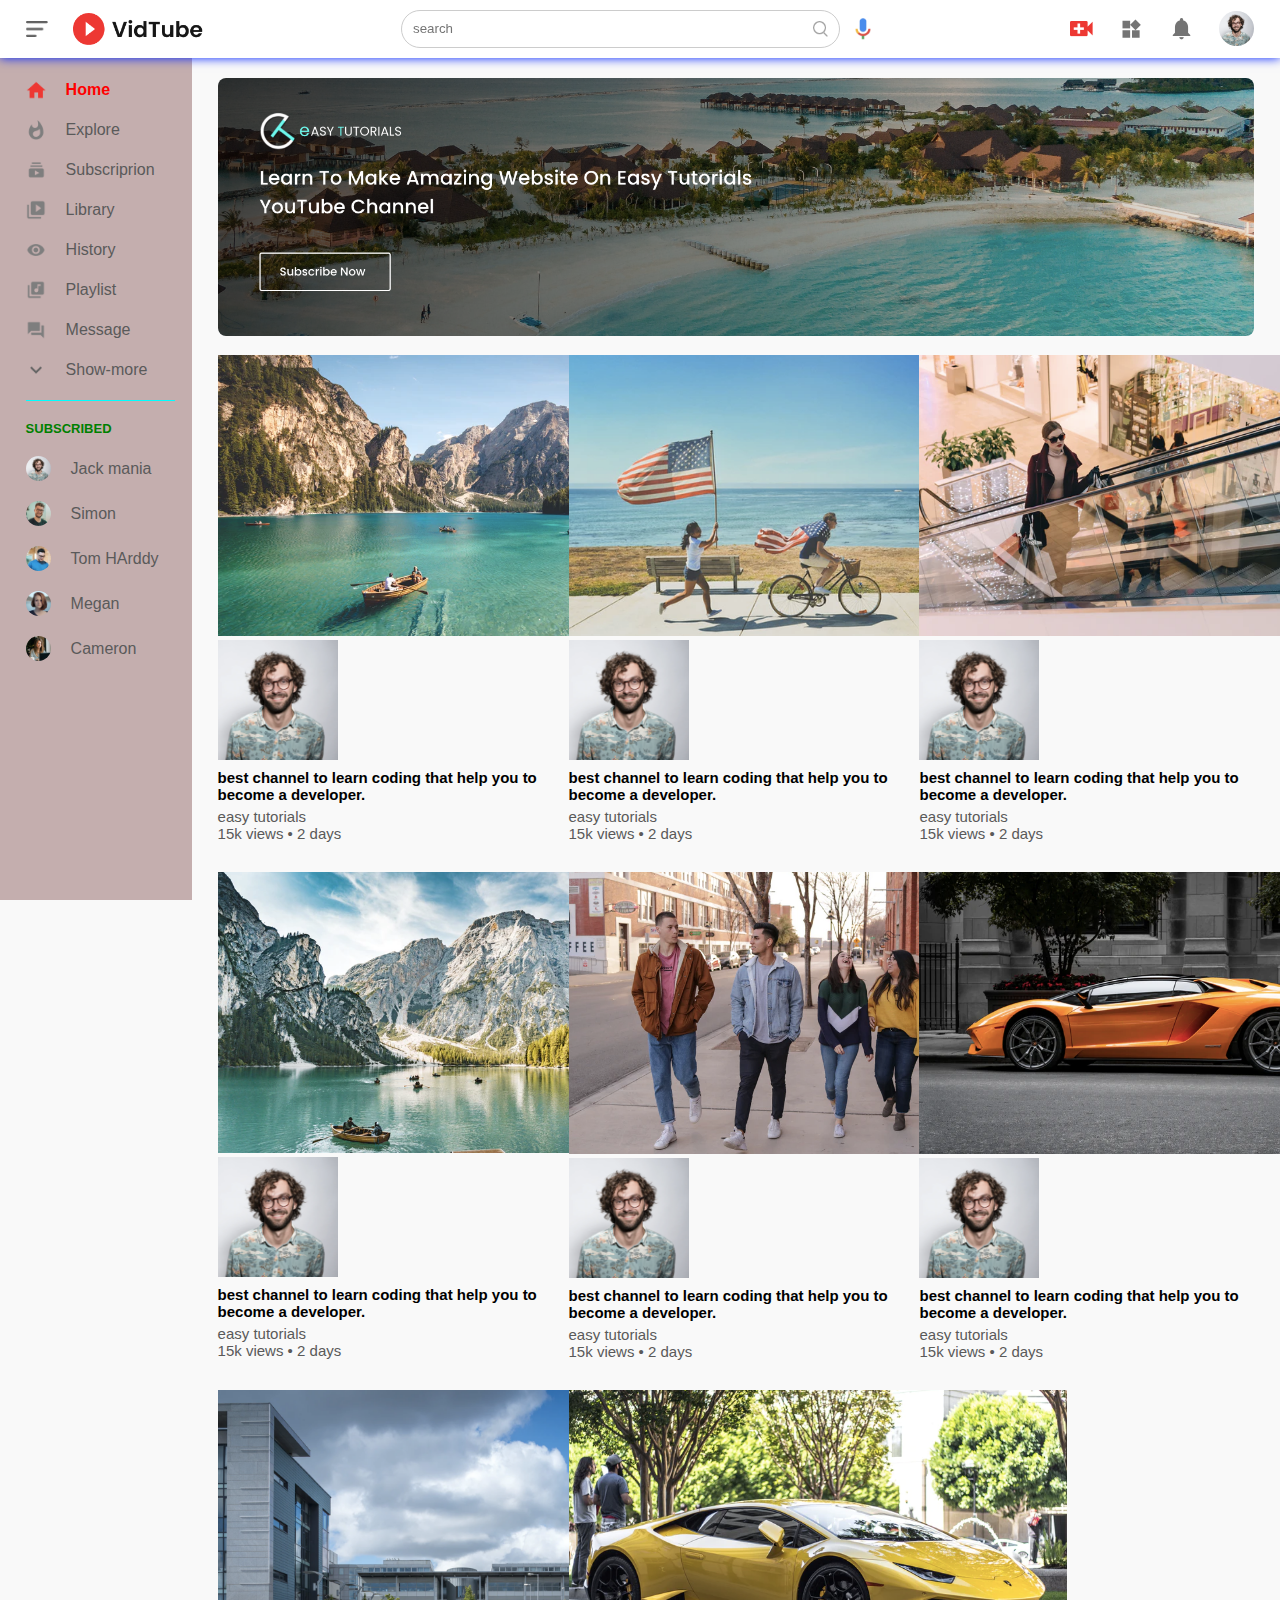
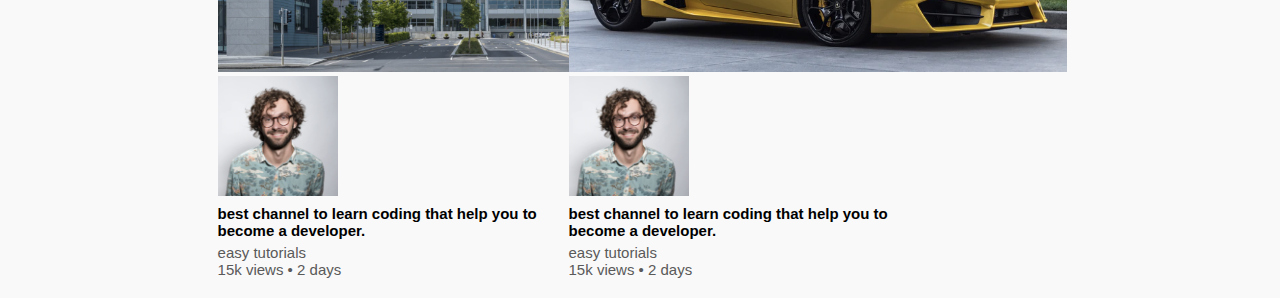
<file: index.html>
<!DOCTYPE html>
<html lang="en">

<head>
    <meta charset="UTF-8">
    <meta http-equiv="X-UA-Compatible" content="IE=edge">
    <meta name="viewport" content="width=device-width, initial-scale=1.0">
    <title>Youtube clone </title>
    <link rel="stylesheet" href="style.css">
</head>

<body>
    <nav class="flex-div">
        <div class="navleft  flex-div">
            <img src="image/menu.png" alt="" class="menuicon">
            <img src="image/logo.png" alt="" class="logo">

        </div>
        <div class="navmiddle  flex-div">
            <div class="searchbox flex-div">
                <input type="text" placeholder="search">
                <img src="image/search.png" alt="">
            </div>
            <img src="image/voice-search.png" alt="" class="miceicon">
        </div>

        <div class="navright    flex-div">
            <img src="image/upload.png" alt="">
            <img src="image/more.png" alt="">
            <img src="image/notification.png" alt="">
            <img src="image/Jack.png" class="usericon">

        </div>

    </nav>
    <!-- sidebar -->
    <div class="sidebar">
        <div class="sortlink"><a href=""><img src="image/home.png" alt="">
                <p> <b>Home</b></p>
            </a>
            <a href=""><img src="image/explore.png" alt="">
                <p>Explore</p>
            </a>
            <a href=""><img src="image/subscriprion.png" alt="">
                <p>Subscriprion
                </p>
            </a>
            <a href=""><img src="image/library.png" alt="">
                <p>Library</p>
            </a>
            <a href=""><img src="image/history.png" alt="">
                <p>History</p>
            </a>
            <a href=""><img src="image/playlist.png" alt="">
                <p>Playlist</p>
            </a>
            <a href=""><img src="image/messages.png" alt="">
                <p>Message</p>
            </a>
            <a href=""><img src="image/show-more.png" alt="">
                <p>Show-more</p>
            </a>
            <hr>

        </div>
        <div class="subscribe">
            <h3>SUBSCRIBED</h3>
            <a href=""><img src="image/Jack.png" alt="">
                <p>Jack mania</p>
            </a>
            <a href=""><img src="image/simon.png" alt="">
                <p>Simon</p>
            </a>
            <a href=""><img src="image/tom.png" alt="">
                <p>Tom HArddy</p>
            </a>
            <a href=""><img src="image/megan.png" alt="">
                <p>Megan</p>
            </a>
            <a href=""><img src="image/cameron.png" alt="">
                <p>Cameron</p>
            </a>
        </div>
    </div>


    <!-- ------main--- -->
    <div class="container">
        <div class="banner">
            <img src="image/banner.png" alt="">
        </div>
        <div class="listcontainer">
            <div class="vidlist">
                <a href="playvideo.html"><img src="image/thumbnail1.png" alt="" class="thumbnail></a> 
  <div class=" flex-div">
                    <img src="image/Jack.png" alt="">
                    <div class="vidinfo">
                        <a href="playvideo.html">
                            best channel to learn coding that help you to become a developer.
                        </a>
                        <p>easy tutorials</p>
                        <p>15k views &bull; 2 days</p>
                    </div>
            </div>
            <div class="vidlist">
                <a href=""><img src="image/thumbnail2.png" alt="" class="thumbnail></a> 
  <div class=" flex-div">
                    <img src="image/Jack.png" alt="">
                    <div class="vidinfo">
                        <a href="">
                            best channel to learn coding that help you to become a developer.
                        </a>
                        <p>easy tutorials</p>
                        <p>15k views &bull; 2 days</p>
                    </div>
            </div>

            <div class="vidlist">
                <a href=""><img src="image/thumbnail3.png" alt="" class="thumbnail></a> 
  <div class=" flex-div">
                    <img src="image/Jack.png" alt="">
                    <div class="vidinfo">
                        <a href="">
                            best channel to learn coding that help you to become a developer.
                        </a>
                        <p>easy tutorials</p>
                        <p>15k views &bull; 2 days</p>
                    </div>
            </div>

            <div class="vidlist">
                <a href=""><img src="image/thumbnail4.png" alt="" class="thumbnail></a> 
  <div class=" flex-div">
                    <img src="image/Jack.png" alt="">
                    <div class="vidinfo">
                        <a href="">
                            best channel to learn coding that help you to become a developer.
                        </a>
                        <p>easy tutorials</p>
                        <p>15k views &bull; 2 days</p>
                    </div>
            </div>

            <div class="vidlist">
                <a href=""><img src="image/thumbnail5.png" alt="" class="thumbnail></a> 
  <div class=" flex-div">
                    <img src="image/Jack.png" alt="">
                    <div class="vidinfo">
                        <a href="">
                            best channel to learn coding that help you to become a developer.
                        </a>
                        <p>easy tutorials</p>
                        <p>15k views &bull; 2 days</p>
                    </div>
            </div>

            <div class="vidlist">
                <a href=""><img src="image/thumbnail6.png" alt="" class="thumbnail></a> 
  <div class=" flex-div">
                    <img src="image/Jack.png" alt="">
                    <div class="vidinfo">
                        <a href="">
                            best channel to learn coding that help you to become a developer.
                        </a>
                        <p>easy tutorials</p>
                        <p>15k views &bull; 2 days</p>
                    </div>
            </div>

            <div class="vidlist">
                <a href=""><img src="image/thumbnail7.png" alt="" class="thumbnail></a> 
                                         <div class=" flex-div">
                    <img src="image/Jack.png" alt="">
                    <div class="vidinfo">
                        <a href="">
                            best channel to learn coding that help you to become a developer.
                        </a>
                        <p>easy tutorials</p>
                        <p>15k views &bull; 2 days</p>
                    </div>
            </div>

            <div class="vidlist">
                <a href=""><img src="image/thumbnail8.png" alt="" class="thumbnail></a> 
  <div class=" flex-div">
                    <img src="image/Jack.png" alt="">
                    <div class="vidinfo">
                        <a href="">
                            best channel to learn coding that help you to become a developer.
                        </a>
                        <p>easy tutorials</p>
                        <p>15k views &bull; 2 days</p>
                    </div>
            </div>





        </div>
    </div>

    </div>







    <script src="script.js">      </script>
</body>

</html>
</file>
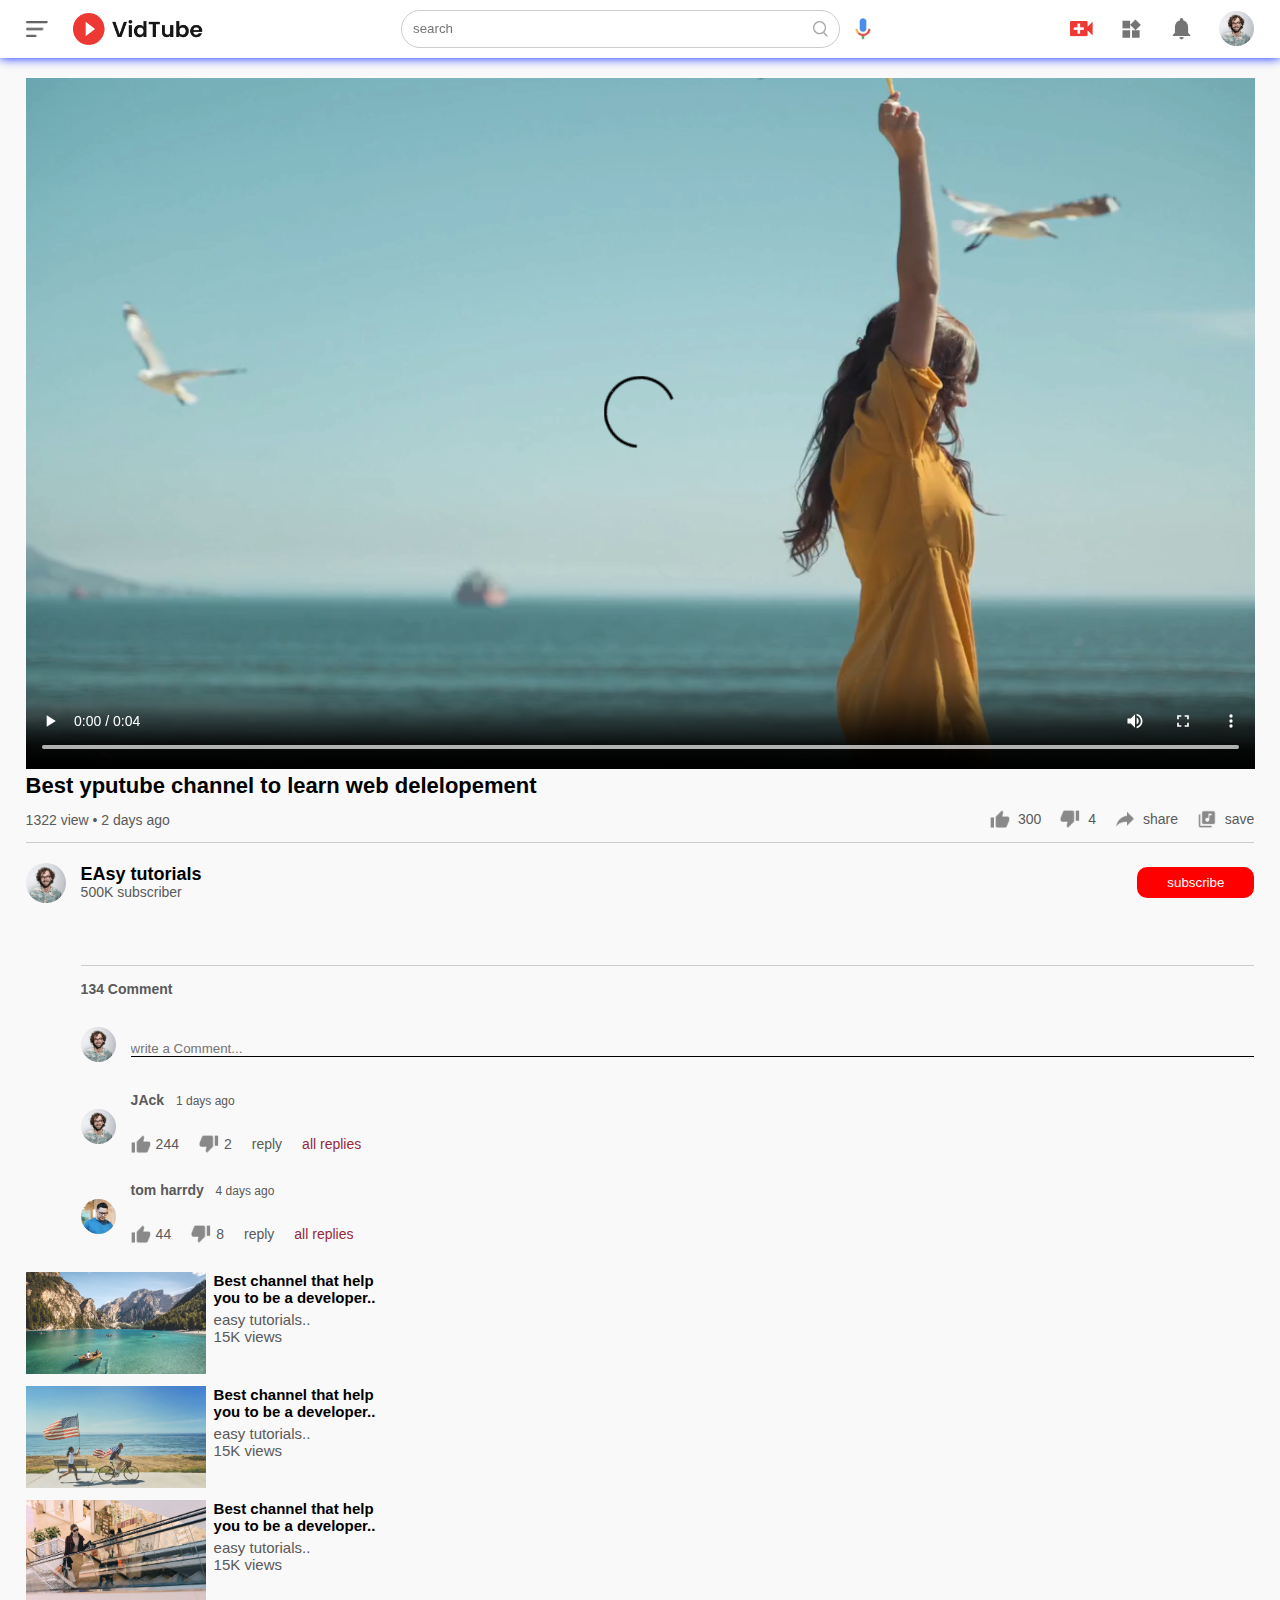
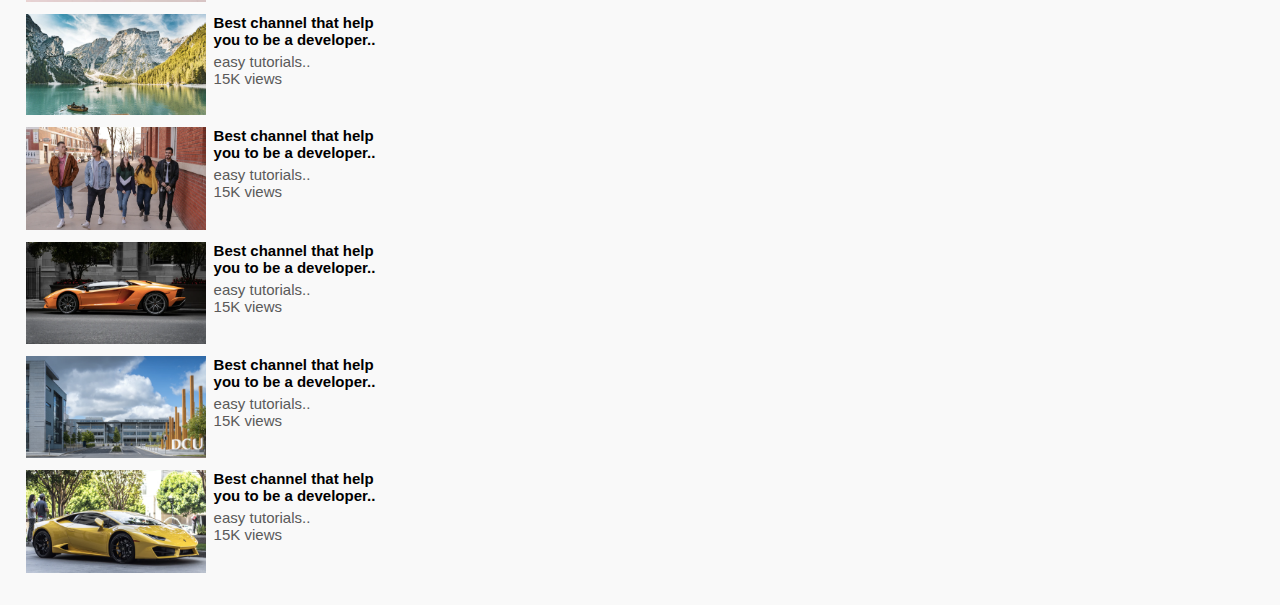
<file: playvideo.html>
<!DOCTYPE html>
<html lang="en">

<head>
    <meta charset="UTF-8">
    <meta http-equiv="X-UA-Compatible" content="IE=edge">
    <meta name="viewport" content="width=device-width, initial-scale=1.0">
    <title>play vide</title>
    <link rel="stylesheet" href="style.css">
</head>

<body>
    <nav class="flex-div">
        <div class="navleft  flex-div">
            <img src="image/menu.png" alt="" class="menuicon">
            <img src="image/logo.png" alt="" class="logo">

        </div>
        <div class="navmiddle  flex-div">
            <div class="searchbox flex-div">
                <input type="text" placeholder="search">
                <img src="image/search.png" alt="">
            </div>
            <img src="image/voice-search.png" alt="" class="miceicon">
        </div>

        <div class="navright    flex-div">
            <img src="image/upload.png" alt="">
            <img src="image/more.png" alt="">
            <img src="image/notification.png" alt="">
            <img src="image/Jack.png" class="usericon">

        </div>

    </nav>
    <div class="container   playcontainer">

        <div class="row">
            <div class="playvideo">
                <video controls autoplay>
                    <source src="image/video.mp4" type="video/mp4">
                </video>

                <div class="tags"><a href="#coding"></a> <a href="#HTML"></a> <a href="#CSS"></a> <a
                        href="#JAVASCRIPT."></a>
                </div>
                <h3>Best yputube channel to learn web delelopement</h3>
                <div class="playvideoinfo">
                    <p>1322 view &bull; 2 days ago</p>
                    <div>
                        <a href="">
                            <img src="image/like.png" alt="">300
                        </a>
                        <a href="">
                            <img src="image/dislike.png" alt="">4
                        </a>
                        <a href="">
                            <img src="image/share.png" alt="">share
                        </a>
                        <a href="">
                            <img src="image/save.png" alt="">save
                        </a>
                    </div>
                </div>
                <hr>

                <div class="publisher">
                    <img src="image/Jack.png" alt="">
                    <div>
                        <p>EAsy tutorials</p>
                        <span>500K subscriber</span>
                    </div>
                    <button type="button">
                        subscribe
                    </button>
                </div>
                <div class="vid-description">
                    <p>channel that makes learning easy</p>
                    <p>subscribe and watch more</p>
                    <hr>
                    <h4>134 Comment </h4>
                    <div class="addcomment">
                        <img src="image/Jack.png" alt="">
                        <input type="text" placeholder="write a Comment...">
                    </div>

                    <div class="oldcomment">
                        <img src="image/Jack.png" alt="">
                        <div>
                            <h3>JAck <span> 1 days ago</span></h3>
                            <p>Lorem ipsum dolor sit amet consectetur adipisicing elit. Cumque veritatis architecto
                                praesentium natus quibusdam animi voluptatibus suscipit esse, deserunt a.
                            <div class="comment2">
                                <img src="image/like.png" alt="">
                                <span>244</span>
                                <img src="image/dislike.png" alt="">
                                <span>2 </span>
                                <span>reply</span>
                                <a href="">all replies</a>
                            </div>
                            </p>
                        </div>

                    </div>

                    <div class="oldcomment">
                        <img src="image/tom.png" alt="">
                        <div>
                            <h3>tom harrdy <span> 4 days ago</span></h3>
                            <p>Lorem ipsum dolor sit amet consectetur adipisicing elit. Cumque veritatis architecto
                                praesentium natus quibusdam animi voluptatibus suscipit esse, deserunt a.
                            <div class="comment2">
                                <img src="image/like.png" alt="">
                                <span>44</span>
                                <img src="image/dislike.png" alt="">
                                <span>8</span>
                                <span>reply</span>
                                <a href="">all replies</a>
                            </div>
                            </p>
                        </div>

                    </div>
                </div>


            </div>
            <div class="rightsidebar">
                <div class="sidevideolist"> <a href="" class="small"><img src="image/thumbnail1.png" alt=""></a>

                    <div class="vidinfo">
                        <a href="">
                            Best channel that help you to be a developer..
                        </a>
                        <p>easy tutorials..</p>
                        <p>15K views</p>
                    </div>
                </div>

                <div class="sidevideolist"> <a href="" class="small"><img src="image/thumbnail2.png" alt=""></a>

                    <div class="vidinfo">
                        <a href="">
                            Best channel that help you to be a developer..
                        </a>
                        <p>easy tutorials..</p>
                        <p>15K views</p>
                    </div>


                </div>

                <div class="sidevideolist"> <a href="" class="small"><img src="image/thumbnail3.png" alt=""></a>

                    <div class="vidinfo">
                        <a href="">
                            Best channel that help you to be a developer..
                        </a>
                        <p>easy tutorials..</p>
                        <p>15K views</p>
                    </div>


                </div>

                <div class="sidevideolist"> <a href="" class="small"><img src="image/thumbnail4.png" alt=""></a>

                    <div class="vidinfo">
                        <a href="">
                            Best channel that help you to be a developer..
                        </a>
                        <p>easy tutorials..</p>
                        <p>15K views</p>
                    </div>


                </div>

                <div class="sidevideolist"> <a href="" class="small"><img src="image/thumbnail5.png" alt=""></a>

                    <div class="vidinfo">
                        <a href="">
                            Best channel that help you to be a developer..
                        </a>
                        <p>easy tutorials..</p>
                        <p>15K views</p>
                    </div>


                </div>

                <div class="sidevideolist"> <a href="" class="small"><img src="image/thumbnail6.png" alt=""></a>

                    <div class="vidinfo">
                        <a href="">
                            Best channel that help you to be a developer..
                        </a>
                        <p>easy tutorials..</p>
                        <p>15K views</p>
                    </div>


                </div>

                <div class="sidevideolist"> <a href="" class="small"><img src="image/thumbnail7.png" alt=""></a>

                    <div class="vidinfo">
                        <a href="">
                            Best channel that help you to be a developer..
                        </a>
                        <p>easy tutorials..</p>
                        <p>15K views</p>
                    </div>


                </div>

                <div class="sidevideolist"> <a href="" class="small"><img src="image/thumbnail8.png" alt=""></a>

                    <div class="vidinfo">
                        <a href="">
                            Best channel that help you to be a developer..
                        </a>
                        <p>easy tutorials..</p>
                        <p>15K views</p>
                    </div>


                </div>





            </div>
        </div>
    </div>



</body>

</html>
</file>
<file: style.css>
*{
    margin: 0;
    padding: 0;
    box-sizing: border-box;
    font-family: sans-serif;

}
a{
    text-decoration: none;
    color: #5a5a5a;

}
img{
    cursor: pointer;
}
.flex-div{
    display: flex;
    align-items: center;

}
nav{
    padding: 10px 2%;
    justify-content: space-between;
    box-shadow: 0 0 10px rgba(2, 33, 323, 23);
    background: #fff;
    position: sticky;
    top: 0;
    z-index: 10;
}
.navright img{
    width: 25px;
    margin-right: 25px;
}
.navright .usericon{
    width: 35px;
    border-radius: 50%;
    margin-right: 0;
}
.navleft .menuicon{
    width: 22px;
    margin-right: 25px;  
}
.navleft .logo{
    width: 130px;
}
.navmiddle .miceicon{
    width: 16px;
}
.navmiddle   .searchbox{
    border: 1px solid #ccc;
    margin-right: 15px;
    padding: 10px 11px;
    border-radius: 25px;
}
.navmiddle   .searchbox input{
    width: 400px;
    border: 0;
    outline: 0;
    background: transparent;
}
.navmiddle   .searchbox  img{
    width: 15px;
}

.sidebar{
background:rgb(196, 174, 174);
width: 15%;
height: 100vh;
position: fixed;
top: 0;
padding-left: 2%;
padding-top: 80px;
}
.sortlink a img{
    width: 20px;
    margin-right: 20px;
}

.sortlink a{
    display: flex;
    align-items: center;
    margin-bottom: 20px;
    width: fit-content;    flex-wrap: wrap;
}
.sortlink a:first-child{ 
    color: red;
}
.sidebar hr{
    border: 0;
    height: 1px;
    width: 90%;
    background: aqua;

}

.subscribe h3{
    font-size: 13px;
    margin: 20px 0;
    color: green;
}
.subscribe a{
display: flex;
align-items: center;
width: fit-content;
flex-wrap: wrap;
margin-bottom: 20px;
}
.subscribe a img{
width: 25px;
border-radius: 50%;
margin-right: 20px;
}
.small-sidebar{
    width: 5%;

}
.small-sidebar a p{
    display: none;
}
.small-sidebar h3{
    display: none;
}
.small-sidebar hr{
    width: 50%;
    margin-bottom: 25px;
}

.container{
    background: #f9f9f9;
    padding-left: 17%;
    padding-top: 20px;
    padding-right: 2%;
    padding-bottom: 20px;
}
.large-container{
    padding-left: 7%;

}
.banner{
    width: 100%;

}
.banner img{
    width: 100%;
    border-radius: 8px;

}
.listcontainer{
    display: grid;
    grid-template-columns: repeat(auto-fit,minmax(250px,1fr));
    grid-column-gap: 16px;
    grid-row-gap: 30px;
    margin-top: 15px;
}
.vidlist .thumbnail{
    width: 100%;
    border-radius: 5px;

}
.vidlist .flex-div{
    align-items: flex-start;
    margin-top: 7px;
}
.vidlist .flex-div img{
    width: 35px;
    margin-right: 10px;
    border-radius: 50%;
}
.vidinfo {
    color: #5a5a5a;
    font-size: 15px;

}
.vidinfo a {
    color: #000;
    font-weight: 600;
    display: block;
    margin-bottom: 5px;

}


@media (max-width:900px){
    .menuicon {
        display: none;

    }
    .sidebar{
        display: none;
    }
    .container,.large-container{
        padding-left: 5%;
        padding-right: 5%;
    }
    .navright img{
        display: none;
    }
    .navright .usericon{
        display: block;
        width: 30px;
    }
    .navmiddle .searchbox input {
        width: 100px;
    }
    .navmiddle .miceicon{
        display: none;

    }
    .logo {
        width: 90px;

    }
}

.playcontainer{
    padding-left: 2%;
}
.row{
    display: flex;
    justify-content: space-between;
    flex-wrap: wrap;

}
.playvideo{
    flex-basis: 70-1%;

}
.rightsidebar{
    flex-basis: 30%;
}
.playvideo video{
    width: 100%;
}
.sidevideolist{
    display: flex;
    justify-content: space-between;
    margin-bottom: 8px;

}
.sidevideolist img{
    width: 100%;
}
.sidevideolist .small{
    flex-basis: 49%;
}
.sidevideolist .vidinfo{
                flex-basis: 49%;
}
  
.playvideo .TAGS a{
    color: #5a5a5a;
    font-size: 15px;
}

.playvideo h3{
    font-weight: 600;
    font-size: 22px;
}
.playvideo .playvideoinfo{
    display: flex;
align-items: center;
flex-wrap: wrap;
justify-content: space-between;
margin-top: 10px;
font-size: 14px;
color: #5a5a5a;
}

.playvideo .playvideoinfo a img{
width: 20px;
margin-right: 8px;
}
.playvideo .playvideoinfo a{
display: inline-flex;
align-items: center;
margin-left: 15px;
}
.playvideo hr{
    border: 0;
    height: 1px;
    background: #ccc;
    margin: 10px 0;
}
.publisher{
    display: flex;
    align-items: center;
    margin-top: 20px;
}
.publisher div{
    flex: 1;
line-height: 18px;
}
.publisher img{
    width: 40px;
    border-radius: 50%;
    margin-right: 15px;
}
.publisher div p{
    color: #000;
    font-weight: 600;
    font-size: 18px;
}
.publisher div span{
    font-size: 14px;
    color: #5a5a5a;
}
.publisher button{
    background: red;
    color: white;  
    padding: 8px 30px;
    border: 0;
    outline: 0;
    border-radius: 10px;
    cursor: pointer;
}
.vid-description{
    padding-left: 55px;
    margin: 15px 0;

}
.vid-description p{
    font-size: 14px;
    margin-bottom: 5px;
    color: #f9f9f9;
}
.vid-description h4{
    font-size: 14px;
    color: #5a5a5a;
    margin-top: 15px;
}
.addcomment{
    display: flex;
    align-items: center;
    margin: 30px 0;

}
.addcomment img{
    width: 35px;
    border-radius: 50%;
    margin-right: 15px;
}
.addcomment input{
    border: 0;
    outline: 0;
    border-bottom: 1px solid #000;
    width: 100%;
    padding-top: 10px;
    background: transparent;
}
.oldcomment{
    display: flex;
    align-items: center;
    margin: 20px 0;
    color: #5a5a5a;
}
.oldcomment img{
    width: 35px;
    border-radius: 50%;
    margin-right: 15px;
}
.oldcomment h3{
    font-size: 14px;
    margin-bottom: 2px;

}
.oldcomment h3 span{
    font-size: 12px;
    color:#5a5a5a;
    font-weight: 500;
    margin-left: 8px;
}
.oldcomment .comment2{
    display: flex;
align-items: center;
margin: 8px 0;
font-size: 14px;
}
.oldcomment .comment2 img{
    border-radius: 0;
    width: 20px;
    margin-right: 5px;
}
.oldcomment .comment2 span{
    margin-right: 20px;
    color: #5a5a5a;

}
.oldcomment .comment2 a {
    color:  rgb(150, 41, 59);
}
    

@media (max-width:900px){
    .playvideo{
        flex-basis:100% ;
    }
    .rightsidebar {
        flex-basis: 100%;
    }
    .playcontainer{
        padding-left: 5%;
    }
    .vid-description{
        padding-left: o;
    }
    .playvideo .playvideoinfo a{
        margin-left: 0;
        margin-right: 15px;
        margin-top: 15px;
        
    }
}
</file>
